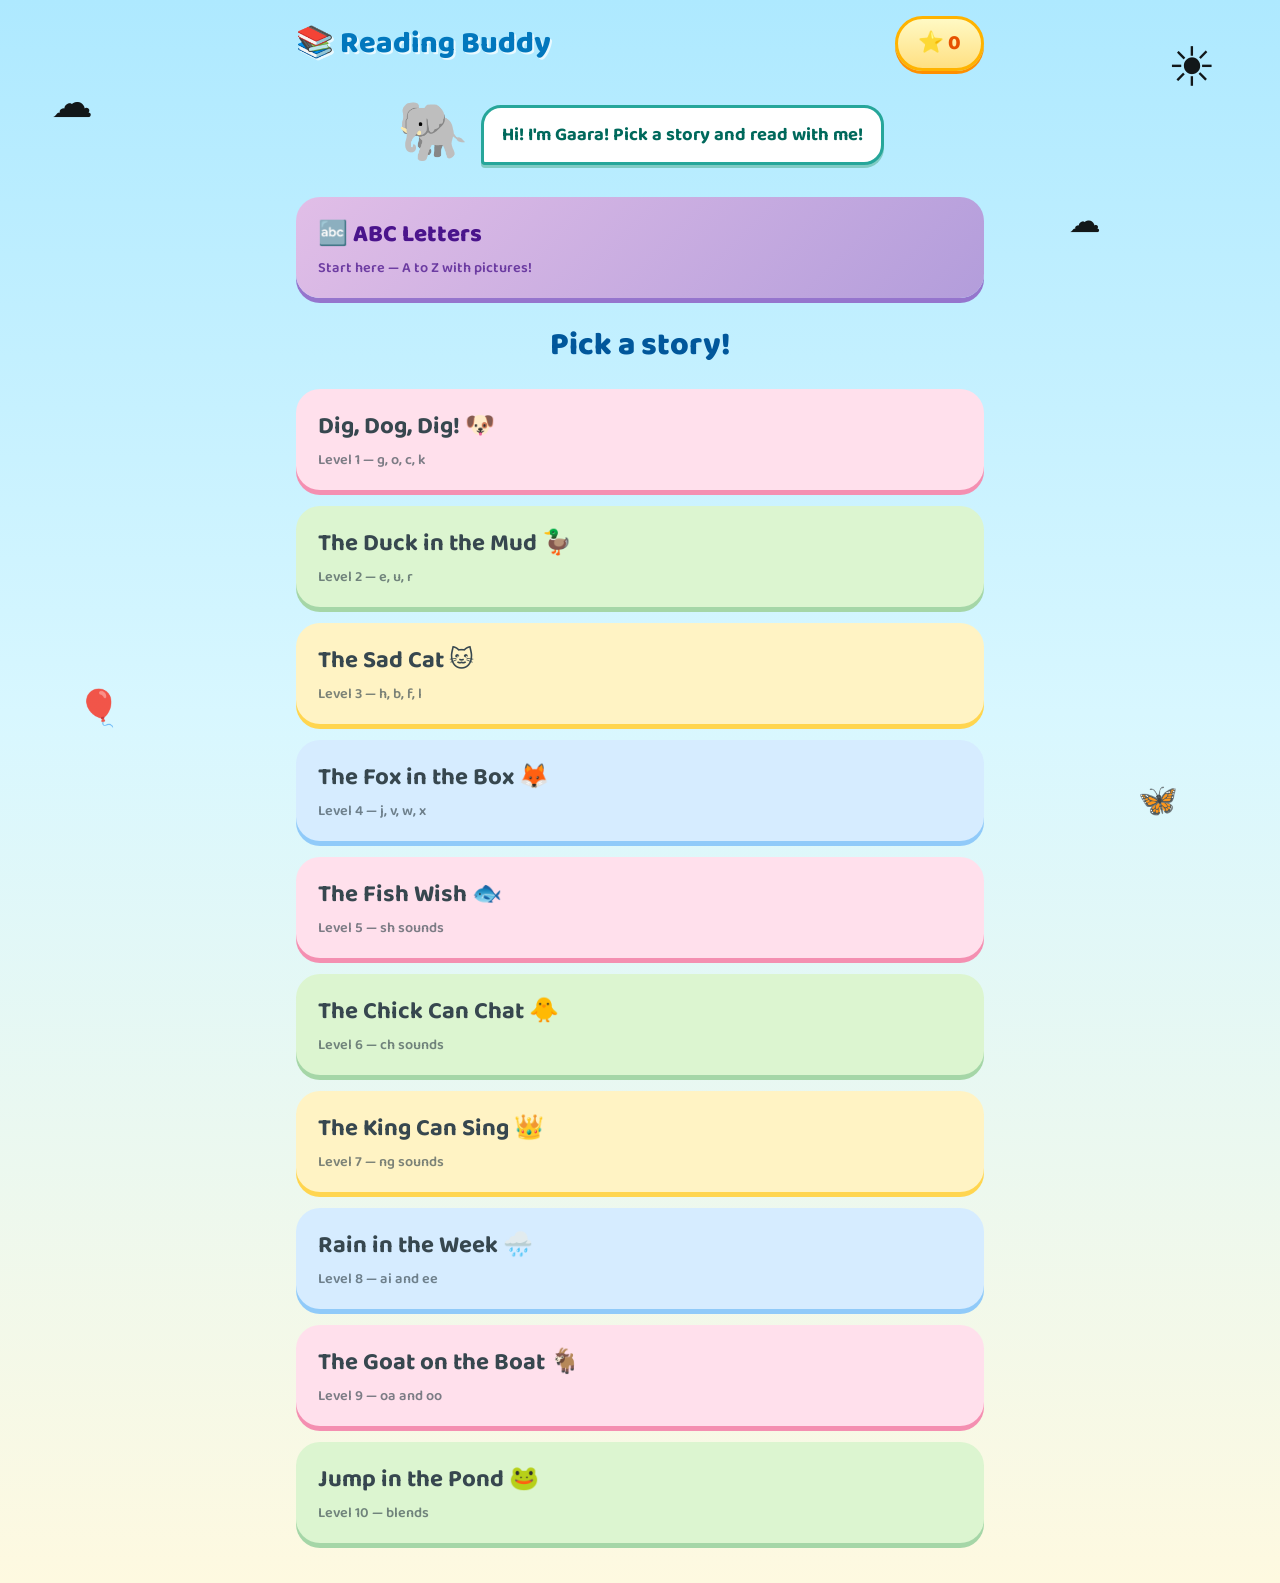
<file: index.html>
<!DOCTYPE html>
<html>
<head>
  <meta charset="UTF-8" />
  <meta http-equiv="refresh" content="0; url=prototype/" />
  <title>Primer</title>
</head>
<body>
  <p>Opening Reading Buddy… <a href="prototype/">tap here if nothing happens</a>.</p>
</body>
</html>
</file>
<file: prototype/styles.css>
* { box-sizing: border-box; margin: 0; padding: 0; }

body {
  font-family: "Baloo 2", "Comic Sans MS", system-ui, sans-serif;
  background: linear-gradient(180deg, #aee9ff 0%, #d8f7ff 45%, #fef9e0 100%);
  min-height: 100vh;
  display: flex;
  justify-content: center;
  overflow-x: hidden;
}

/* ---------- floating sky decorations ---------- */

#sky {
  position: fixed;
  inset: 0;
  pointer-events: none;
  z-index: 0;
}

.float { position: absolute; font-size: 2.6rem; opacity: 0.9; }

.sun { top: 3%; right: 5%; font-size: 3.4rem; animation: spin-slow 24s linear infinite; }
.c1 { top: 8%; left: 4%; animation: drift 16s ease-in-out infinite; }
.c2 { top: 22%; right: 14%; font-size: 2rem; animation: drift 20s ease-in-out infinite reverse; }
.c3 { bottom: 18%; left: 6%; font-size: 2.2rem; animation: bob 6s ease-in-out infinite; }
.c4 { bottom: 8%; right: 8%; font-size: 2rem; animation: bob 5s ease-in-out infinite reverse; }

@keyframes drift {
  0%, 100% { transform: translateX(0); }
  50% { transform: translateX(40px); }
}
@keyframes bob {
  0%, 100% { transform: translateY(0) rotate(-4deg); }
  50% { transform: translateY(-18px) rotate(4deg); }
}
@keyframes spin-slow {
  from { transform: rotate(0deg); }
  to { transform: rotate(360deg); }
}

/* ---------- layout ---------- */

#app { width: 100%; max-width: 720px; padding: 16px; position: relative; z-index: 1; }

header {
  display: flex;
  justify-content: space-between;
  align-items: center;
  margin-bottom: 18px;
}

h1 {
  font-size: 1.9rem;
  font-weight: 800;
  color: #0277bd;
  text-shadow: 2px 2px 0 rgba(255, 255, 255, 0.7);
}

#stars {
  background: linear-gradient(180deg, #fff9c4, #ffe082);
  border: 3px solid #ffb300;
  border-radius: 999px;
  padding: 8px 20px;
  font-size: 1.3rem;
  font-weight: 800;
  color: #e65100;
  box-shadow: 0 3px 0 #ff8f00;
}

.screen { text-align: center; }
.screen h2 { color: #01579b; margin-bottom: 18px; font-size: 2rem; font-weight: 800; }

/* ---------- picker ---------- */

#picker-buddy {
  display: flex;
  align-items: center;
  justify-content: center;
  gap: 12px;
  margin-bottom: 16px;
}

.picker-face { font-size: 3.6rem; animation: bob 4s ease-in-out infinite; }

.picker-bubble {
  background: white;
  border: 3px solid #26a69a;
  border-radius: 20px;
  border-bottom-left-radius: 4px;
  padding: 12px 18px;
  font-size: 1.15rem;
  font-weight: 700;
  color: #00695c;
  max-width: 65%;
  text-align: left;
  box-shadow: 0 3px 0 #80cbc4;
}

#story-list { display: flex; flex-direction: column; gap: 16px; padding-bottom: 24px; }

.story-btn {
  font-size: 1.5rem;
  font-weight: 700;
  font-family: inherit;
  padding: 18px 22px;
  border-radius: 24px;
  border: none;
  cursor: pointer;
  transition: transform 0.12s;
  text-align: left;
  color: #37474f;
}
.story-btn:hover, .story-btn:active { transform: scale(1.03) rotate(-0.5deg); }
.story-btn .level {
  display: block;
  font-size: 0.9rem;
  font-weight: 600;
  opacity: 0.65;
  margin-top: 2px;
}

/* rotating pastel colors with chunky bottom borders */
.story-btn.c0 { background: #ffe0ec; box-shadow: 0 5px 0 #f48fb1; }
.story-btn.c1 { background: #dcf5d0; box-shadow: 0 5px 0 #a5d6a7; }
.story-btn.c2 { background: #fff3c4; box-shadow: 0 5px 0 #ffd54f; }
.story-btn.c3 { background: #d6ecff; box-shadow: 0 5px 0 #90caf9; }

/* ---------- alphabet ---------- */

#abc-btn {
  width: 100%;
  font-size: 1.5rem;
  font-weight: 800;
  font-family: inherit;
  padding: 18px 22px;
  border-radius: 24px;
  border: none;
  cursor: pointer;
  background: linear-gradient(135deg, #e1bee7, #b39ddb);
  box-shadow: 0 5px 0 #9575cd;
  color: #4a148c;
  margin-bottom: 22px;
  text-align: left;
  transition: transform 0.12s;
}
#abc-btn:hover, #abc-btn:active { transform: scale(1.02); }
#abc-btn .level { display: block; font-size: 0.9rem; font-weight: 600; opacity: 0.75; margin-top: 2px; }

#abc-grid {
  display: grid;
  grid-template-columns: repeat(auto-fill, minmax(110px, 1fr));
  gap: 12px;
  margin-bottom: 20px;
}

.abc-tile {
  font-family: inherit;
  font-size: 1.6rem;
  font-weight: 800;
  padding: 14px 6px;
  border-radius: 18px;
  border: none;
  cursor: pointer;
  background: white;
  color: #37474f;
  box-shadow: 0 4px 0 #cfd8dc;
  transition: transform 0.1s;
  position: relative;
}
.abc-tile:hover { transform: scale(1.06); }
.abc-tile .tile-emoji { display: block; font-size: 1.9rem; margin-top: 2px; }
.abc-tile.done { background: #e8f5e9; box-shadow: 0 4px 0 #a5d6a7; }
.abc-tile.done::after {
  content: "✓";
  position: absolute;
  top: 4px;
  right: 8px;
  color: #2e7d32;
  font-size: 1rem;
}

#letter-card {
  background: #fffdf5;
  border: 4px dashed #b39ddb;
  border-radius: 30px;
  padding: 30px 20px;
  margin-bottom: 20px;
  box-shadow: 0 6px 18px rgba(149, 117, 205, 0.2);
}

#letter-mic {
  font-size: 1.3rem;
  font-weight: 800;
  font-family: inherit;
  padding: 16px 32px;
  border-radius: 999px;
  border: none;
  background: linear-gradient(180deg, #ff8a65, #ff7043);
  color: white;
  cursor: pointer;
  box-shadow: 0 5px 0 #e64a19;
  transition: transform 0.1s;
  margin-bottom: 8px;
}
#letter-mic:active { transform: translateY(3px); box-shadow: 0 2px 0 #e64a19; }
#letter-mic.listening {
  background: linear-gradient(180deg, #ef5350, #d32f2f);
  box-shadow: 0 5px 0 #b71c1c;
  animation: pulse 1s infinite;
}

#letter-big { font-size: 5.5rem; font-weight: 800; color: #4a148c; line-height: 1.1; }
#letter-emoji { font-size: 6.5rem; line-height: 1.3; }
#letter-word { font-size: 2.2rem; font-weight: 800; color: #37474f; }

/* ---------- reader ---------- */

#progress-dots { margin-bottom: 14px; font-size: 1.15rem; letter-spacing: 6px; }

#buddy {
  display: flex;
  align-items: flex-end;
  justify-content: flex-start;
  gap: 10px;
  margin-bottom: 12px;
  min-height: 80px;
}

#buddy-face { font-size: 3.4rem; line-height: 1; transition: transform 0.2s; }
#buddy-face.talking { animation: wiggle 0.5s ease-in-out infinite; }
#buddy-face.happy { animation: jump 0.5s ease-in-out 2; }

@keyframes wiggle {
  0%, 100% { transform: rotate(-5deg); }
  50% { transform: rotate(5deg); }
}
@keyframes jump {
  0%, 100% { transform: translateY(0); }
  50% { transform: translateY(-16px); }
}

#buddy-bubble {
  background: white;
  border: 3px solid #26a69a;
  border-radius: 18px;
  border-bottom-left-radius: 4px;
  padding: 10px 16px;
  font-size: 1.1rem;
  font-weight: 700;
  color: #00695c;
  max-width: 70%;
  text-align: left;
  box-shadow: 0 3px 0 #80cbc4;
}

#sentence {
  font-size: 2.6rem;
  font-weight: 700;
  line-height: 1.7;
  background: #fffdf5;
  border: 4px dashed #ffcc80;
  border-radius: 26px;
  padding: 34px 22px;
  margin-bottom: 18px;
  box-shadow: 0 6px 18px rgba(255, 167, 38, 0.15);
  min-height: 150px;
  display: flex;
  flex-wrap: wrap;
  justify-content: center;
  align-content: center;
  gap: 0 16px;
  color: #37474f;
}

.word { cursor: pointer; border-radius: 10px; padding: 0 4px; transition: all 0.15s; }
.word:hover { background: #fff3e0; transform: scale(1.08); }
.word.helped { background: #fff8e1; }
.word.good { color: #2e7d32; }
.word.bad { color: #d84315; text-decoration: underline wavy #d84315; }

.tap-hint { font-size: 0.9rem; margin: -8px 0 16px; }

#mic {
  font-size: 1.6rem;
  font-weight: 800;
  font-family: inherit;
  padding: 22px 44px;
  border-radius: 999px;
  border: none;
  background: linear-gradient(180deg, #ff8a65, #ff7043);
  color: white;
  cursor: pointer;
  box-shadow: 0 6px 0 #e64a19;
  transition: transform 0.1s;
}
#mic:active { transform: translateY(4px); box-shadow: 0 2px 0 #e64a19; }
#mic.listening {
  background: linear-gradient(180deg, #ef5350, #d32f2f);
  box-shadow: 0 6px 0 #b71c1c;
  animation: pulse 1s infinite;
}

@keyframes pulse {
  0%, 100% { transform: scale(1); }
  50% { transform: scale(1.06); }
}

.hint { color: #546e7a; margin-top: 14px; min-height: 1.4em; font-weight: 600; }

.row { display: flex; justify-content: center; gap: 12px; margin-top: 18px; flex-wrap: wrap; }

.secondary {
  font-size: 1.1rem;
  font-weight: 700;
  font-family: inherit;
  padding: 12px 22px;
  border-radius: 16px;
  border: none;
  background: white;
  color: #455a64;
  cursor: pointer;
  box-shadow: 0 4px 0 #b0bec5;
  transition: transform 0.1s;
}
.secondary:active { transform: translateY(3px); box-shadow: 0 1px 0 #b0bec5; }
.secondary:disabled { opacity: 0.4; cursor: default; }
.secondary:not(:disabled):hover { background: #f5f5f5; }

/* ---------- done screen ---------- */

#buddy-done { font-size: 5rem; margin-bottom: 8px; animation: jump 0.6s ease-in-out 3; }
#done h2 { font-size: 2.6rem; }
#done p { font-size: 1.4rem; margin: 16px 0; font-weight: 700; color: #37474f; }

#again {
  font-size: 1.4rem;
  font-weight: 800;
  font-family: inherit;
  padding: 16px 36px;
  border-radius: 999px;
  border: none;
  background: linear-gradient(180deg, #4dd0e1, #26a69a);
  color: white;
  cursor: pointer;
  box-shadow: 0 6px 0 #00796b;
}
#again:active { transform: translateY(4px); box-shadow: 0 2px 0 #00796b; }

/* ---------- confetti ---------- */

#confetti {
  position: fixed;
  inset: 0;
  pointer-events: none;
  z-index: 10;
  overflow: hidden;
}

.confetto {
  position: absolute;
  top: -8vh;
  font-size: 1.8rem;
  animation: fall linear forwards;
}

@keyframes fall {
  to { transform: translateY(115vh) rotate(360deg); }
}
</file>
